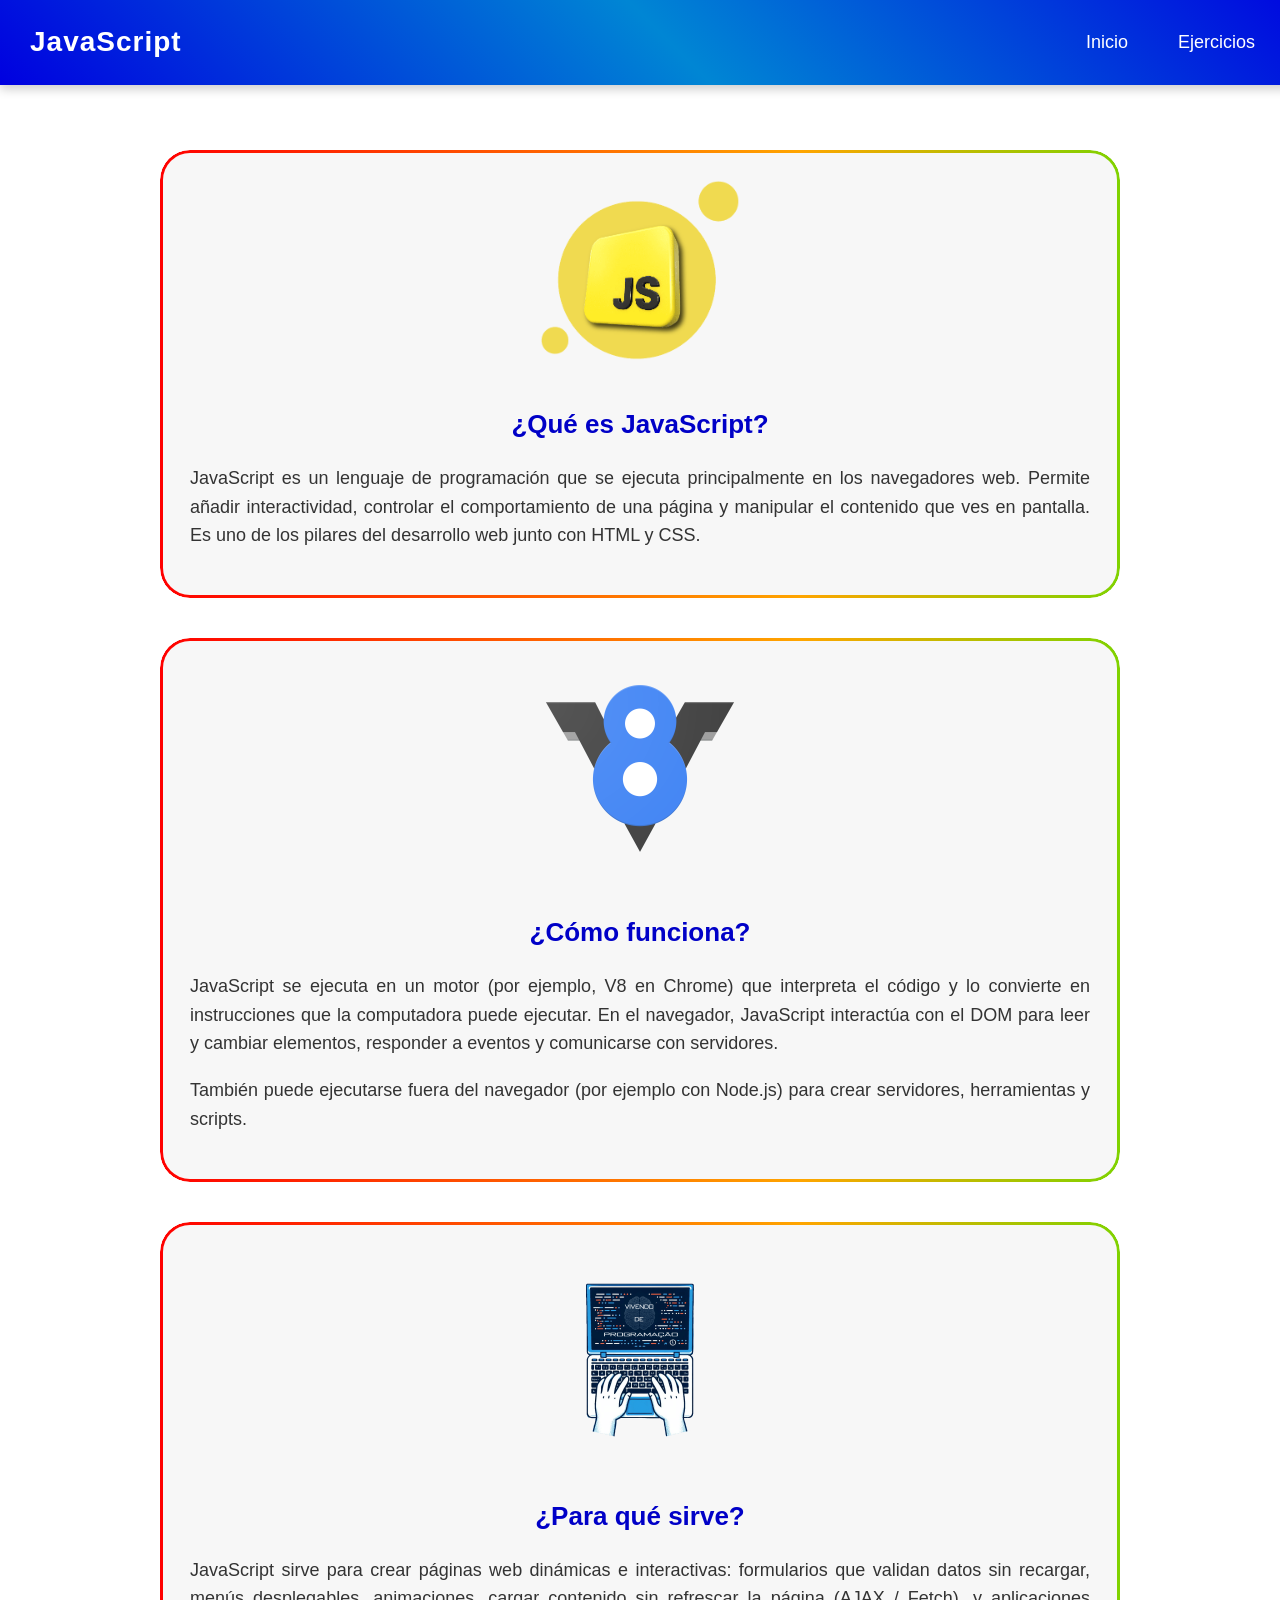
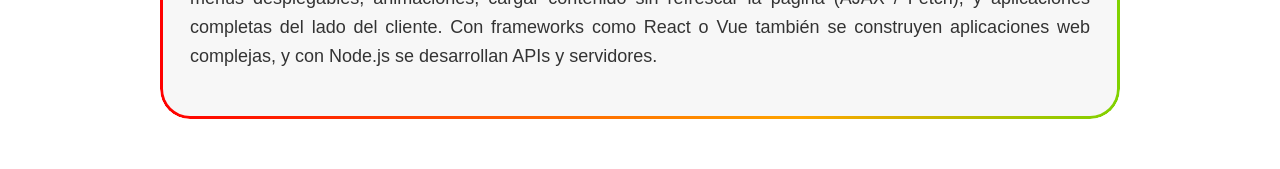
<file: index.html>
<!DOCTYPE html>
<html lang="es">
<head>
    <meta charset="UTF-8">
    <meta name="viewport" content="width=device-width, initial-scale=1.0">
    <title>JavaScript</title>
    <link rel="stylesheet" href="./css/index.css">
</head>
<body>
    <header>
        <div class="logo">
            <h1>JavaScript</h1>
        </div>       
        <nav class="nav">
            <ul>
                <li><a href="./index.html">Inicio</a></li>
                <li><a href="./ejercicios.html">Ejercicios</a></li>
            </ul>
        </nav>
    </header> 

    <main class="contenedor">
        <div class="tarjeta quees">
            <img src="./img/logojs.png" alt="Logo JavaScript">
            <h2>¿Qué es JavaScript?</h2>
            <p>
                JavaScript es un lenguaje de programación que se ejecuta principalmente en los navegadores web.
                Permite añadir interactividad, controlar el comportamiento de una página y manipular el contenido que
                ves en pantalla. Es uno de los pilares del desarrollo web junto con HTML y CSS.
            </p>
        </div>

        <div class="tarjeta como-funciona">
            <img src="./img/motorjava.png" alt="Motor de JavaScript">
            <h2>¿Cómo funciona?</h2>
            <p>
                JavaScript se ejecuta en un motor (por ejemplo, V8 en Chrome) que interpreta el código y lo convierte en instrucciones
                que la computadora puede ejecutar. En el navegador, JavaScript interactúa con el DOM
                para leer y cambiar elementos, responder a eventos y comunicarse con servidores.
            </p>
            <p>
                También puede ejecutarse fuera del navegador (por ejemplo con Node.js) para crear servidores, herramientas y scripts.
            </p>
        </div>

        <div class="tarjeta para-que-sirve">
            <img src="./img/usos.png" alt="Usos de JavaScript">
            <h2>¿Para qué sirve?</h2>
            <p>
                JavaScript sirve para crear páginas web dinámicas e interactivas: formularios que validan datos sin recargar,
                menús desplegables, animaciones, cargar contenido sin refrescar la página (AJAX / Fetch), y aplicaciones completas
                del lado del cliente. Con frameworks como React o Vue también se construyen aplicaciones web complejas,
                y con Node.js se desarrollan APIs y servidores.
            </p>
        </div>
    </main>
</body>
</html>
</file>
<file: css/index.css>
body {
    margin: 0;
    padding: 0;
    min-height: 100vh;
    background-color: #ffffff;
    font-family: Arial, Helvetica, sans-serif;
    line-height: 1.6;
}

/* ===== HEADER ===== */
header {
    background: linear-gradient(45deg, rgb(0, 0, 224), rgb(0, 134, 212), rgb(0, 0, 224));
    display: flex;
    justify-content: space-between;
    align-items: center;
    width: 100%;
    padding: 20px 30px;
    position: fixed;
    top: 0;
    left: 0;
    z-index: 100;
    box-shadow: 0 4px 10px rgba(0,0,0,0.2);
}

header .logo h1 {
    font-size: 28px;
    color: #fff;
    margin: 0;
    letter-spacing: 1px;
}

header nav ul {
    display: flex;
    list-style: none;
    margin: 0;
    padding: 0;
    margin-right: 30px;
}

header nav ul li a {
    display: inline-block;
    color: #fff;
    margin: 0 15px;
    padding: 5px 10px;
    text-decoration: none;
    transition: all 0.3s ease;
    border-radius: 40px;
    font-size: 18px;
}

header nav ul li a:hover {
    background:linear-gradient(90deg,rgb(62, 62, 255), rgb(0, 136, 148));
    transform: translateY(-5px);
    box-shadow: 2px 4px 10px rgba(0, 0, 0, 0.534);
}

/* ===== CONTENEDOR PRINCIPAL ===== */
.contenedor {
    display: flex;
    flex-direction: column;
    align-items: center;
    gap: 40px;
    padding-top: 150px; 
    padding-bottom: 50px;
}

/* ===== TARJETAS ===== */
.tarjeta {
    width: 80%;
    max-width: 900px;
    padding: 30px;
    background: #f7f7f7; 
    border-radius: 16px;
    position: relative;
    overflow: hidden;
    text-align: center;
    color: white;
    z-index: 1;
    border-radius: 30px;
}

/* borde RGB animado */
.tarjeta::before {
    content: "";
    position: absolute;
    inset: 0; 
    padding: 3px; 
    border-radius: 30px;
    background: linear-gradient(
        90deg,
        red,
        orange,
        lime,
        cyan,
        blue,
        magenta,
        red
    );
    background-size: 400%;
    animation: rgbBorde 6s linear infinite;
    -webkit-mask:
        linear-gradient(#000 0 0) content-box,
        linear-gradient(#000 0 0);
    -webkit-mask-composite: xor;
    mask-composite: exclude;
    z-index: 2;
}


@keyframes rgbBorde {
    0% { background-position: 0% 50%; }
    50% { background-position: 100% 50%; }
    100% { background-position: 0% 50%; }
}

/* contenido interno */
.tarjeta > * {
    position: relative;
    z-index: 3;
}


.tarjeta img {
    width: 200px;
    height: auto;
    margin-bottom: 15px;
}

.tarjeta h2 {
    color: rgb(0, 0, 199);
    font-size: 26px;
    margin-bottom: 15px;
}

.tarjeta p {
    font-size: 18px;
    text-align: justify;
    color: #333;
}

.tarjeta:hover {
    transform: scale(1.02);
    background-color: #d6e7ff;
}

/* ===== RESPONSIVE ===== */
@media (max-width: 768px) {
    .tarjeta {
        width: 80%;
    }

    .tarjeta img {
        width: 100px;
    }
}
</file>
